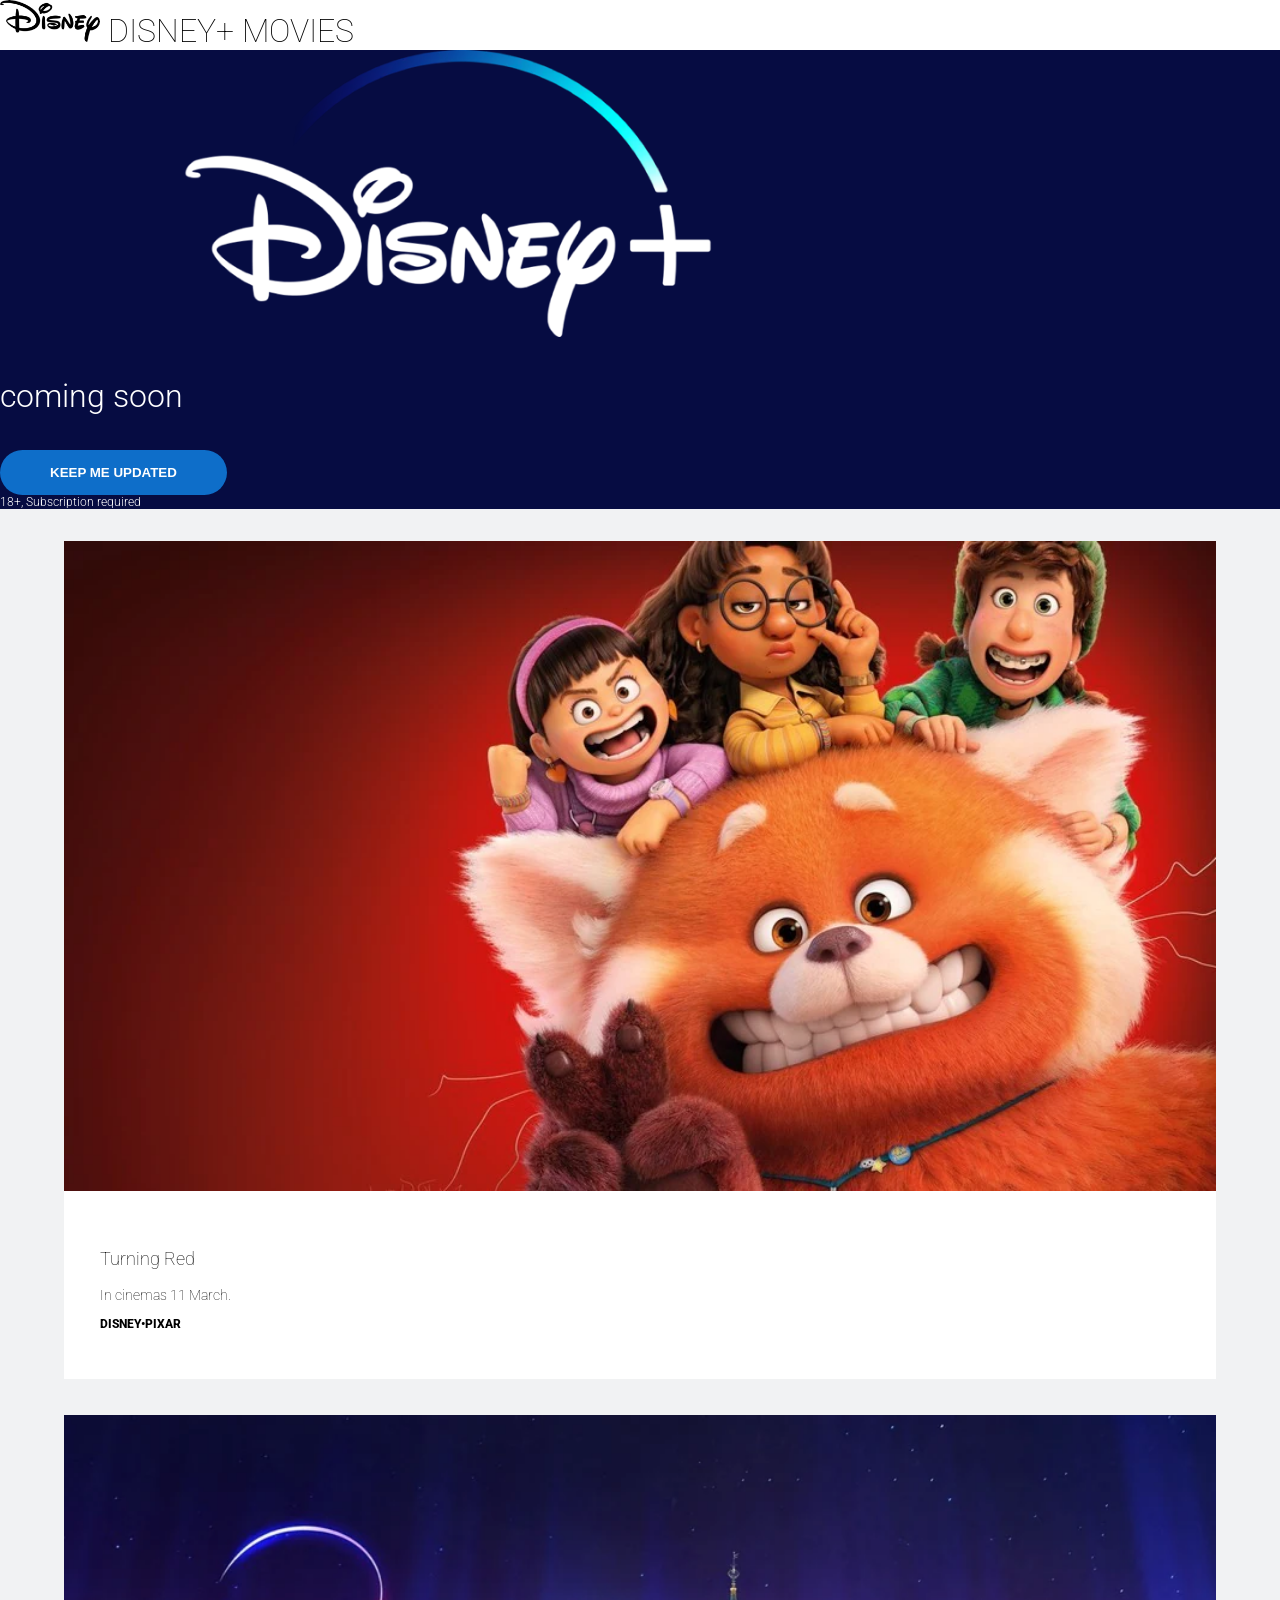
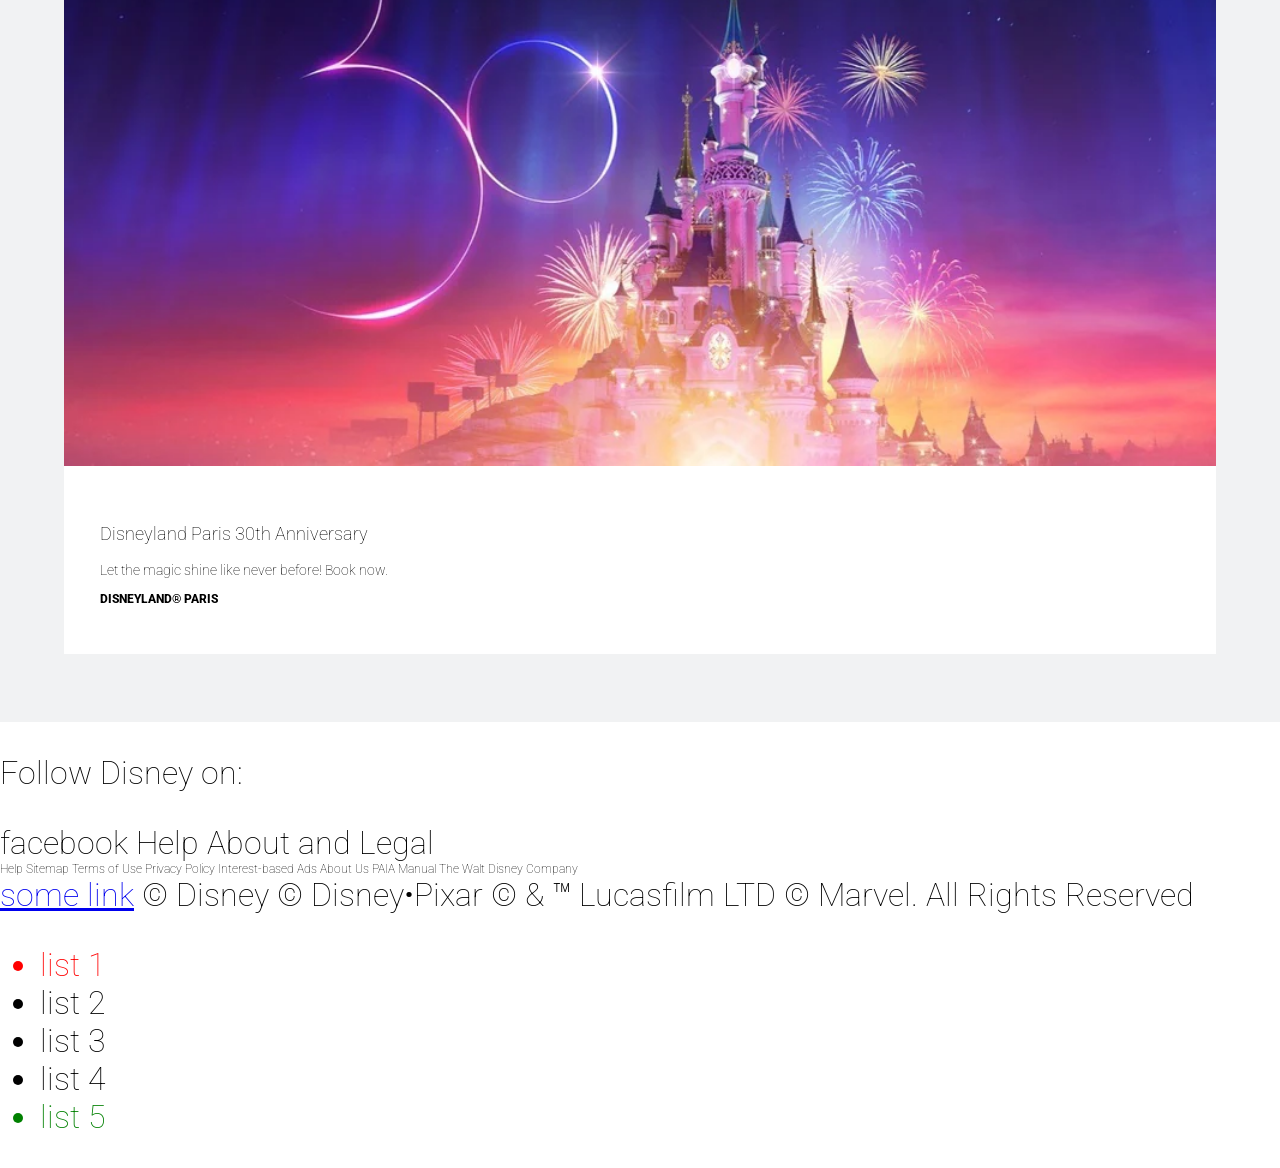
<file: index.html>
<!DOCTYPE html>
<html lang="en">

<head>
    <meta charset="UTF-8">
    <meta http-equiv="X-UA-Compatible" content="IE=edge">
    <meta name="viewport" content="width=device-width, initial-scale=1.0">
    <link rel="stylesheet" href="disney.css">
    <title>Document</title>
</head>

<body>
    <!-- header -->
    <header class="header">
        <img src="./assets/logo.png" alt="disney logo" width="100px">
        <span>DISNEY+</span>
        <span>MOVIES</span>
    </header>


    <!-- main disney poster with button -->
    <div class="poster">
        <img class="poster__image" src="./assets/main-disney.webp" alt="disney logo" width="70%">
        <p class="poster__title"> coming soon </p>
        <button class="poster__button">KEEP ME UPDATED</button>
        <a class="poster__notice" href="http://">18+, Subscription required</a>
    </div>


    <!-- 2x card with moovie add -->
    <section class="cards_section">

        <div class="card">
            <img src="./assets/cat.webp" alt="" class="card__image">
            <div class="card__details_container">

                <p class="card__title">Turning Red</p>
                <p class="card__description">In cinemas 11 March.</p>
                <p class="card__postfix">DISNEY•PIXAR</p>
            </div>
        </div>

        <div class="card">
            <img class="card__image" src="./assets/paris.webp" alt="">

            <div class="card__details_container">
                <p class="card__title">Disneyland Paris 30th Anniversary</p>
                <p class="card__description">Let the magic shine like never before! Book now.</p>
                <p class="card__postfix">DISNEYLAND® PARIS</p>
            </div>
        </div>
    </section>

    <!-- carousel -->


    <!-- footer -->
    <p>Follow Disney on:</p>
    facebook

    Help
    About and Legal
    <nav>
        <li><a href="http://">Help</a></li>
        <li><a href="http://">Sitemap </a> </li>

        <li><a href="http://">Terms of Use</a></li>
        <li><a href="http://">Privacy Policy</a></li>
        <li><a href="http://">Interest-based</a></li>
        <li><a href="http://">Ads</a></li>
        <li><a href="http://">About Us</a></li>
        <li><a href="http://">PAIA Manual</a></li>
        <li><a href="http://">The Walt Disney Company</a></li>
    </nav>
    <span>
        <a href="http://">some link</a>
    </span>



    © Disney © Disney•Pixar © & ™ Lucasfilm LTD © Marvel. All Rights Reserved



    <ul class="test">
        <li>list 1</li>
        <li>list 2</li>
        <li>list 3</li>
        <li>list 4</li>
        <li>list 5</li>
    </ul>
</body>

</html>
</file>
<file: disney.css>
@import url("https://fonts.googleapis.com/css2?family=Roboto:wght@100;300;500;700;900&display=swap");

html {
  font-size: 32px;
  font-family: Roboto, Sans;
  font-weight: 100;
}
body {
  margin: 0;
}

nav {
  font-size: 12px;
}
nav > li {
  color: red;
  display: inline;
}

nav > li > a {
  text-decoration: none;
  color: black;
}

/* BEM */
.cards_section {
  background: #f1f2f3;
  padding: 1em 0;
}
.card {
  width: 90%;
  margin: 0 auto;
  font-size: 12px;
  background: #fff;
  margin-bottom: 3em;
}

.card__details_container {
  padding: 3em;
}

.card__image {
  width: 100%;
}

.card__title {
  font-size: 18px;
}

.card__description {
  font-size: 14px;
}

.card__postfix {
  font-weight: 800;
  font-size: 12px;
}

.poster {
  color: white;
  background: #060c42;
  font-weight: 300;
}

.poster__button {
  color: #fff;
  background: #0e6ec9;
  border: none;
  border-radius: 25px;
  padding: 15px 50px;
  font-weight: 600;
}

.poster__notice {
  display: block;
  font-size: 12px;
  color: white;
  text-decoration: none;
}

.test>li:first-child{
    color:red;
}

.test>li:last-child{
    color:green;
}
</file>
